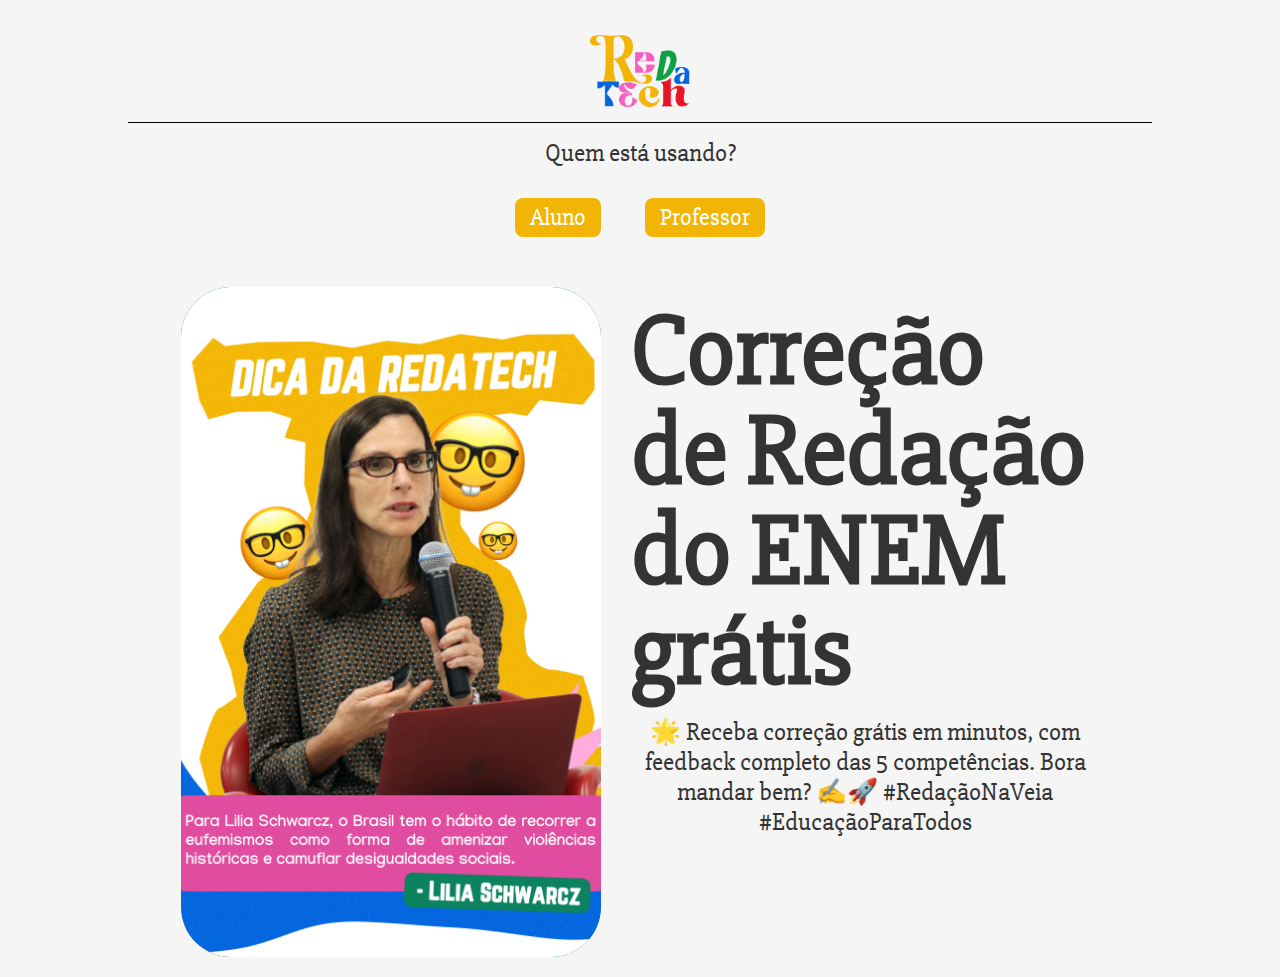
<file: redatech1/index.html>
<!DOCTYPE html>
<html lang="pt-br">
<head>
  <meta charset="UTF-8">
  <meta name="viewport" content="width=device-width, initial-scale=1.0">
  <title>RedaTech - Correção de Redações</title>
  <link href="https://fonts.googleapis.com/css2?family=Slabo+27px&display=swap" rel="stylesheet">
  <link rel="stylesheet" href="style.css">
</head>
<body>

<header>
  <div class="header-content">
    <img src="imagens/Logo_redatech_c.png" alt="Logo Redatech" class="logo">
  </div>
  <hr>
  <nav>
    <h2>Quem está usando?</h2>
    <a href="correcao.html" class="option-button">Aluno</a>
    <a href="correcaoprofessor.html" class="option-button">Professor</a>
  </nav>
</header>

<main>
  <div class="content-wrapper">
    <div class="dica-box">
      <img src="imagens/dica_lilia.png" alt="Dica" class="dica-image">
    </div>

    <div class="text-content">
      <h1 id="gigante">Correção de Redação do ENEM grátis</h1>
      <h2>🌟 Receba correção grátis em minutos, com feedback completo das 5 competências. Bora mandar bem? ✍️🚀 #RedaçãoNaVeia #EducaçãoParaTodos</h2>
    </div>
  </div>
</main>

</body>
</html>
</file>
<file: redatech1/style.css>
body {
      font-family: 'Slabo 27px', serif;
      margin: 0;
      padding: 0;
      color: #333;
    }
    
    header {
      text-align: center;
      padding: 20px 0;
    }
    
    .header-content {
      display: flex;
      justify-content: center;
      align-items: center;
      padding: 0 200px;
      max-width: 1200px;
      margin: 0 auto;
    }
    
    .logo {
      width: 100px;
      margin: 15px;
    }
    
    .icon {
      width: 40px;
      height: 40px;
    }
    

    
    hr {
      border: none;
      border-top: 1.5px solid #000;
      width: 80%;
      margin: 0 auto 10px auto;
    }
    
    nav {
      margin: 10px;
      font-size: 20px;
    }
    
    nav a {
      color: #000;
      text-decoration: none;
      margin: 0 10px;
    }
    
    main {
      max-width: 1200px;
      margin: 0 auto;
      padding: 20px;
    }
    
    .content-wrapper {
      display: flex;
      justify-content: center;
      align-items: flex-start;
      gap: 30px;
    }
    
    .dica-box {
      width: 35%;
      height: 670px;
      background-color: cadetblue;
      border-radius: 50px;
      overflow: hidden;
    }
    
    .dica-image {
      width: 100%;
      height: 100%;
      object-fit: cover;
      border-radius: 50px;
    }
    
    .text-content {
      width: 39%;
    }
    
    #gigante {
      font-size: 100px;
      margin: 15px 0;
      line-height: 1;
      text-align: left;
    }
    
    h2 {
      font-size: 25px;
      margin: 15px 0;
      color: #767676;
      font-weight: normal;
    }
    
    .button-container {
      height: 80px;
      width: 500px;
      background-color: #F2B505;
      font-size: 35px;
      display: flex;
      justify-content: center;
      align-items: center;
      border-radius: 15px;
      margin: 30px 0;
    }
    
    .button-container a {
      text-decoration: none;
      color: white;
    }
    
    .user-options {
      text-align: center;
      margin-top: 50px;
    }
    
    .user-options h2 {
      font-size: 25px;
      color: #000;
      margin-bottom: 30px;
    }
    
    .option-button {
      display: inline-block;
      padding: 5px 15px;
      margin: 0 20px;
      background-color: #F2B505;
      color: white;
      text-decoration: none;
      font-size: 24px;
      border-radius: 8px;
      transition: background-color 0.3s;
    }
    
    .option-button:hover {
      background-color: #e0a800;
    }

        body {
      font-family: 'Slabo 27px', serif;
      margin: 0;
      padding: 0;
      background-color: #f5f5f5;
    }

    .container {
      max-width: 800px;
      margin: 50px auto;
      padding: 40px;
      background-color: #fff;
      border-radius: 12px;
      box-shadow: 0 4px 15px rgba(0, 0, 0, 0.1);
    }

    h1, h2 {
      text-align: center;
      color: #333;
      margin-bottom: 30px;
    }

    .form-group {
      display: flex;
      flex-direction: column;
      gap: 20px;
 
    }

    .form-field {
      display: flex;
      flex-direction: column;
      gap: 8px;

    }

    label {
    width: 70%;
      font-weight: bold;
      color: #444;
      font-size: 18px;
    }

    input[type="text"],
    textarea {
      padding: 12px 15px;
      font-size: 16px;
      font-family: 'Slabo 27px', serif;
      border: 1px solid #ccc;
      border-radius: 6px;
      transition: border-color 0.3s ease;
    }

    textarea {
      min-height: 300px;
      resize: vertical;
    }

    input:focus,
    textarea:focus {
      border-color: #3F51B5;
      outline: none;
    }

    .button-group {
      display: flex;
      justify-content: center;
      gap: 20px;
      margin-top: 20px;
    }

    button {
      padding: 12px 30px;
      font-size: 16px;
      font-family: 'Slabo 27px', serif;
      background-color: #3F51B5;
      color: white;
      border: none;
      border-radius: 8px;
      cursor: pointer;
      transition: background-color 0.2s ease;
    }

    button:hover {
      background-color: #303F9F;
    }

    #loading {
      display: none;
      padding: 12px 0;
      text-align: center;
      color: #3F51B5;
      font-weight: bold;
    }

    .resultado {
      margin-top: 40px;
      background-color: #f9f9f9;
      padding: 25px;
      border: 3px solid rgb(76, 127, 175);
      border-radius: 8px;
      animation: fadeIn 1s ease;
    }

    #resultado {
      padding: 15px;
      border-radius: 6px;
      margin-top: 15px;
      overflow-x: auto;
      white-space: pre-wrap;
      word-break: break-word;
      font-size: 16px;
      line-height: 1.6;
    }

    .avaliacao-formatada h2 {
      color: #2C3E50;
      font-size: 22px;
      margin-bottom: 10px;
    }
    
    .avaliacao-formatada h3 {
      color: #34495E;
      font-size: 18px;
      margin-bottom: 8px;
    }
    
    .avaliacao-formatada strong {
      font-weight: bold;
    }
    
    .avaliacao-formatada hr {
      margin: 30px 0;
      border: 0;
      border-top: 1px solid #ccc;
    }

    @keyframes fadeIn {
      from { opacity: 0; }
      to { opacity: 1; }
    }
</file>
